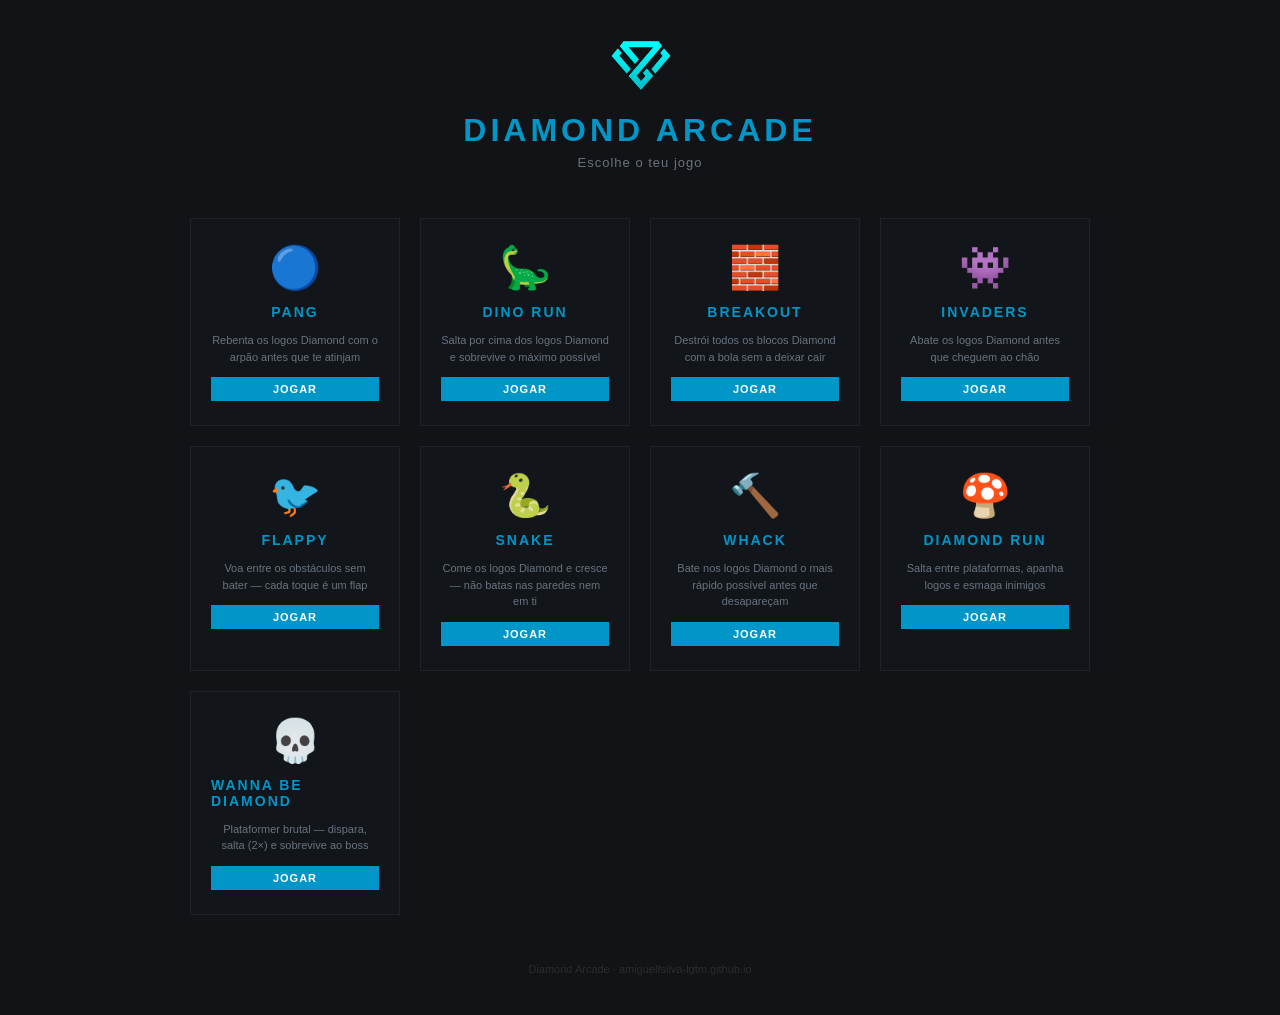
<file: index.html>
<!DOCTYPE html>
<html lang="pt">
<head>
  <meta charset="UTF-8">
  <meta name="viewport" content="width=device-width, initial-scale=1.0">
  <title>Diamond Arcade</title>
  <style>
    * { margin:0; padding:0; box-sizing:border-box; font-family:'Segoe UI',sans-serif; }
    body { background:#111316; color:#e3e5e7; min-height:100vh; display:flex; flex-direction:column; align-items:center; padding:40px 20px; }
    .hub-header { text-align:center; margin-bottom:48px; }
    .hub-logo { width:64px; margin-bottom:16px; }
    .hub-title { color:#0096c7; font-size:32px; font-weight:700; letter-spacing:4px; }
    .hub-sub { color:#69737e; font-size:13px; margin-top:6px; letter-spacing:1px; }
    .games-grid { display:grid; grid-template-columns:repeat(auto-fill,minmax(200px,1fr)); gap:20px; width:100%; max-width:900px; }
    .game-card { background:#12151a; border:1px solid #1e2228; padding:24px 20px; display:flex; flex-direction:column; align-items:center; gap:12px; cursor:pointer; transition:border-color .15s, transform .1s; text-decoration:none; color:inherit; }
    .game-card:hover { border-color:#0096c7; transform:translateY(-2px); }
    .game-icon { font-size:42px; }
    .game-name { color:#0096c7; font-size:14px; font-weight:700; letter-spacing:2px; }
    .game-desc { color:#69737e; font-size:11px; text-align:center; line-height:1.5; }
    .game-btn { background:#0096c7; color:#fff; border:none; padding:6px 20px; font-size:11px; font-weight:700; letter-spacing:1px; cursor:pointer; width:100%; }
    .game-btn:hover { background:#00b4e8; }
    .hub-footer { margin-top:48px; color:#2a2d30; font-size:11px; }
  </style>
</head>
<body>
  <div class="hub-header">
    <img class="hub-logo" src="assets/mainlogo.png" alt="">
    <div class="hub-title">DIAMOND ARCADE</div>
    <div class="hub-sub">Escolhe o teu jogo</div>
  </div>

  <div class="games-grid">
    <a class="game-card" href="pang/">
      <div class="game-icon">🔵</div>
      <div class="game-name">PANG</div>
      <div class="game-desc">Rebenta os logos Diamond com o arpão antes que te atinjam</div>
      <button class="game-btn">JOGAR</button>
    </a>
    <a class="game-card" href="dino/">
      <div class="game-icon">🦕</div>
      <div class="game-name">DINO RUN</div>
      <div class="game-desc">Salta por cima dos logos Diamond e sobrevive o máximo possível</div>
      <button class="game-btn">JOGAR</button>
    </a>
    <a class="game-card" href="breakout/">
      <div class="game-icon">🧱</div>
      <div class="game-name">BREAKOUT</div>
      <div class="game-desc">Destrói todos os blocos Diamond com a bola sem a deixar cair</div>
      <button class="game-btn">JOGAR</button>
    </a>
    <a class="game-card" href="invaders/">
      <div class="game-icon">👾</div>
      <div class="game-name">INVADERS</div>
      <div class="game-desc">Abate os logos Diamond antes que cheguem ao chão</div>
      <button class="game-btn">JOGAR</button>
    </a>
    <a class="game-card" href="flappy/">
      <div class="game-icon">🐦</div>
      <div class="game-name">FLAPPY</div>
      <div class="game-desc">Voa entre os obstáculos sem bater — cada toque é um flap</div>
      <button class="game-btn">JOGAR</button>
    </a>
    <a class="game-card" href="snake/">
      <div class="game-icon">🐍</div>
      <div class="game-name">SNAKE</div>
      <div class="game-desc">Come os logos Diamond e cresce — não batas nas paredes nem em ti</div>
      <button class="game-btn">JOGAR</button>
    </a>
    <a class="game-card" href="whack/">
      <div class="game-icon">🔨</div>
      <div class="game-name">WHACK</div>
      <div class="game-desc">Bate nos logos Diamond o mais rápido possível antes que desapareçam</div>
      <button class="game-btn">JOGAR</button>
    </a>
    <a class="game-card" href="mario/">
      <div class="game-icon">🍄</div>
      <div class="game-name">DIAMOND RUN</div>
      <div class="game-desc">Salta entre plataformas, apanha logos e esmaga inimigos</div>
      <button class="game-btn">JOGAR</button>
    </a>
    <a class="game-card" href="boshy/">
      <div class="game-icon">💀</div>
      <div class="game-name">WANNA BE DIAMOND</div>
      <div class="game-desc">Plataformer brutal — dispara, salta (2×) e sobrevive ao boss</div>
      <button class="game-btn">JOGAR</button>
    </a>
  </div>

  <div class="hub-footer">Diamond Arcade · amiguelfsilva-lgtm.github.io</div>
</body>
</html>
</file>
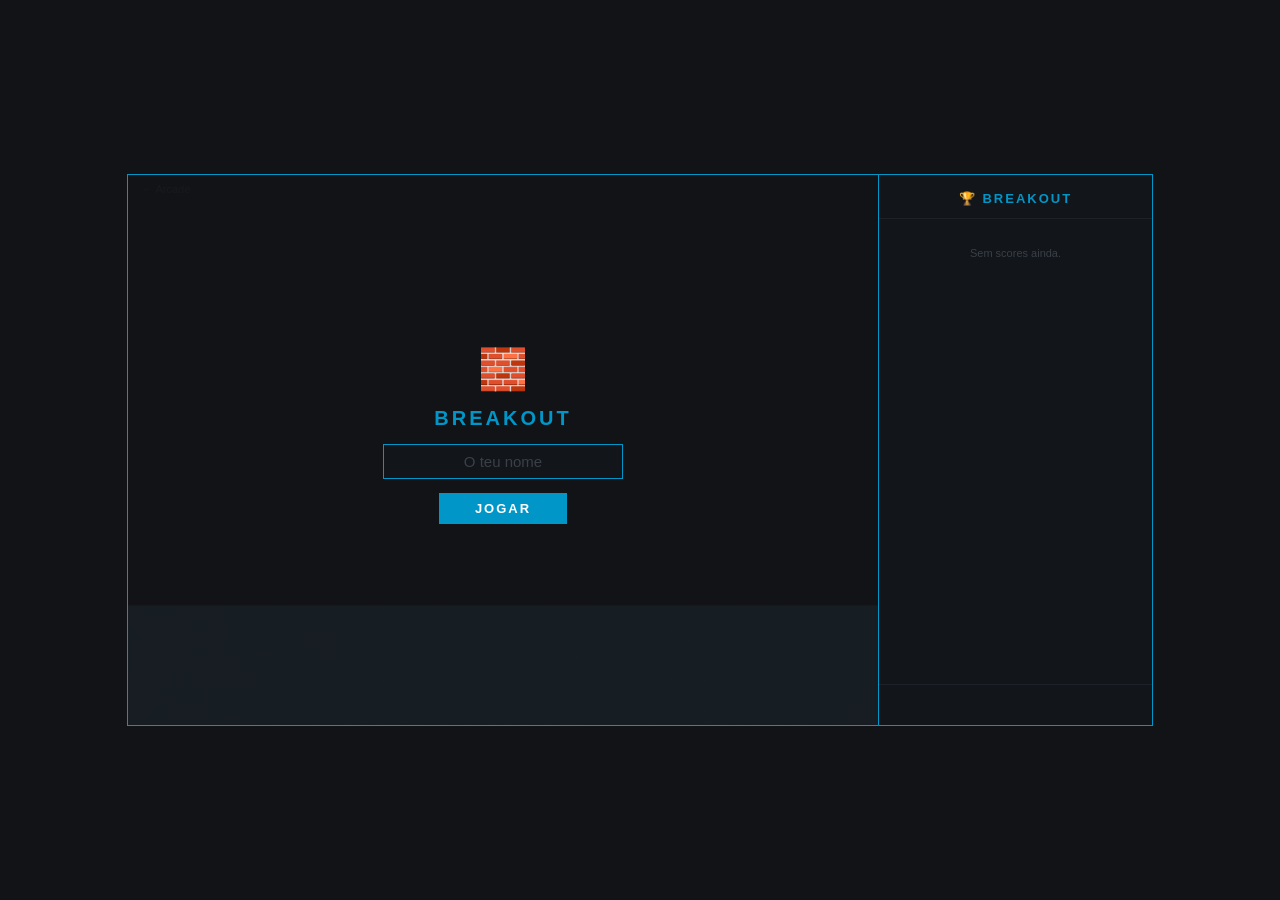
<file: breakout/index.html>
<!DOCTYPE html><html lang="pt"><head><meta charset="UTF-8"><meta name="viewport" content="width=device-width,initial-scale=1"><title>Diamond Breakout</title><link rel="stylesheet" href="../shared.css"></head>
<body><div id="page">
  <div id="game-section">
    <a id="btn-back" href="../">← Arcade</a>
    <canvas id="canvas" width="750" height="430"></canvas>
    <div id="banner"><img src="../assets/DIAMOND.gif" alt=""></div>
    <div id="username-overlay"><div id="username-box">
      <div class="ub-logo">🧱</div><div class="ub-title">BREAKOUT</div>
      <input id="username-input" maxlength="16" placeholder="O teu nome" autocomplete="off">
      <button id="username-btn">JOGAR</button><div id="username-error"></div>
    </div></div>
  </div>
  <div id="lb-section">
    <div id="lb-title">🏆 BREAKOUT</div>
    <div id="lb-list"></div>
    <div id="lb-footer"><div id="lb-player"></div></div>
  </div>
</div>
<script>const GAME_ID='breakout'</script>
<script src="../shared.js"></script><script src="game.js"></script>
</body></html>
</file>
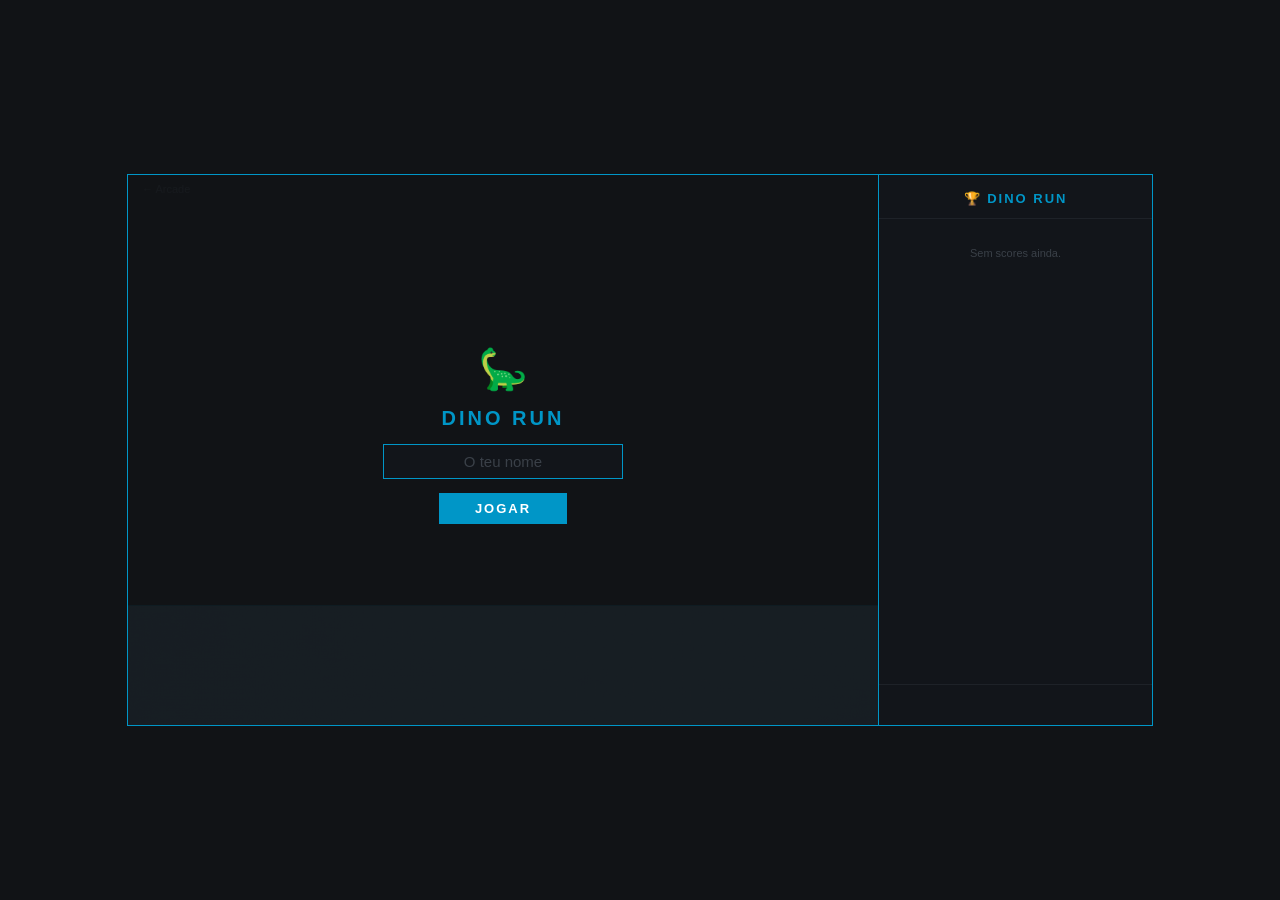
<file: dino/index.html>
<!DOCTYPE html><html lang="pt"><head><meta charset="UTF-8"><meta name="viewport" content="width=device-width,initial-scale=1"><title>Diamond Dino</title><link rel="stylesheet" href="../shared.css"></head>
<body><div id="page">
  <div id="game-section">
    <a id="btn-back" href="../">← Arcade</a>
    <canvas id="canvas" width="750" height="430"></canvas>
    <div id="banner"><img src="../assets/DIAMOND.gif" alt=""></div>
    <div id="username-overlay"><div id="username-box">
      <div class="ub-logo">🦕</div><div class="ub-title">DINO RUN</div>
      <input id="username-input" maxlength="16" placeholder="O teu nome" autocomplete="off">
      <button id="username-btn">JOGAR</button><div id="username-error"></div>
    </div></div>
  </div>
  <div id="lb-section">
    <div id="lb-title">🏆 DINO RUN</div>
    <div id="lb-list"></div>
    <div id="lb-footer"><div id="lb-player"></div></div>
  </div>
</div>
<script>const GAME_ID='dino'</script>
<script src="../shared.js"></script><script src="game.js"></script>
</body></html>
</file>
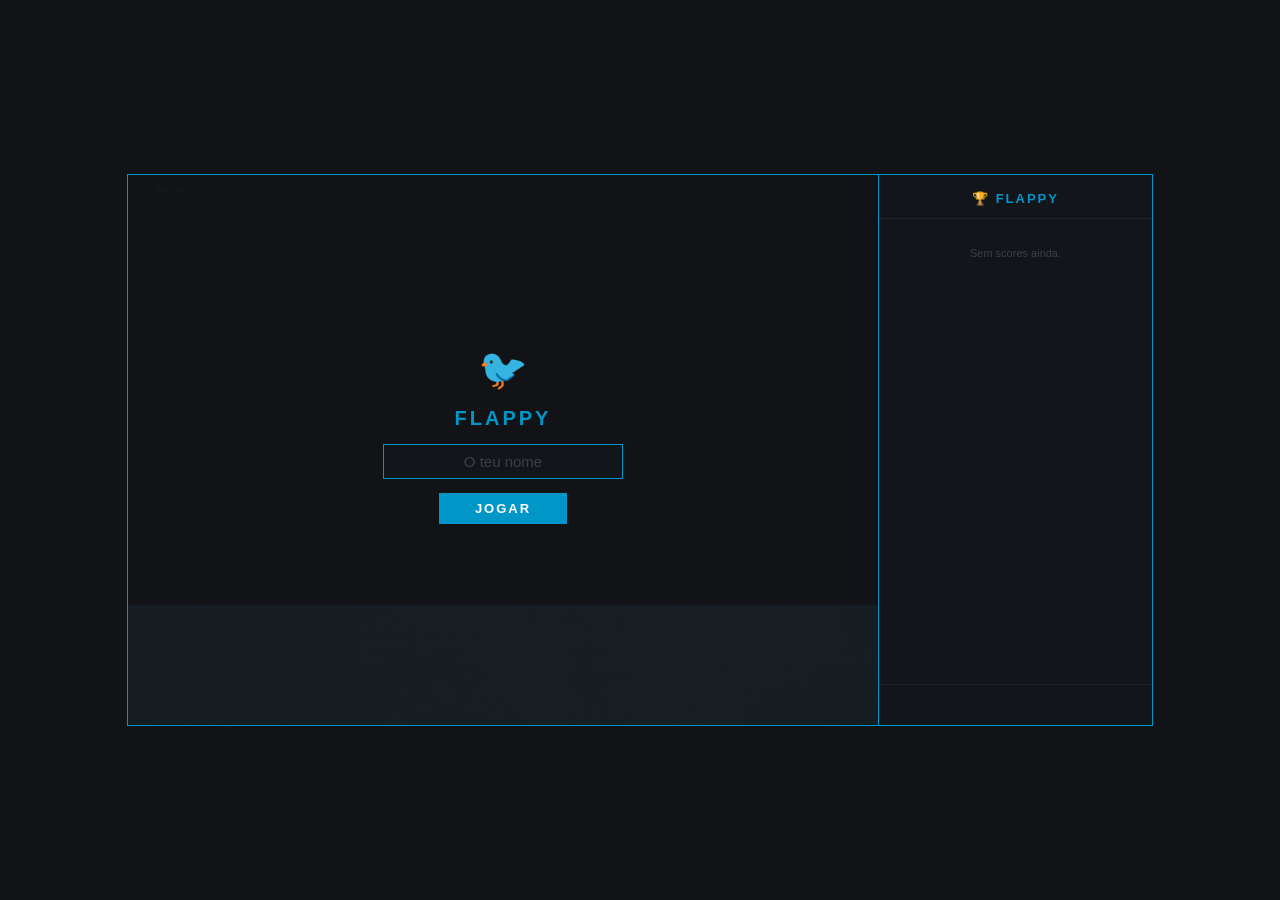
<file: flappy/index.html>
<!DOCTYPE html><html lang="pt"><head><meta charset="UTF-8"><meta name="viewport" content="width=device-width,initial-scale=1"><title>Diamond Flappy</title><link rel="stylesheet" href="../shared.css"></head>
<body><div id="page">
  <div id="game-section">
    <a id="btn-back" href="../">← Arcade</a>
    <canvas id="canvas" width="750" height="430"></canvas>
    <div id="banner"><img src="../assets/DIAMOND.gif" alt=""></div>
    <div id="username-overlay"><div id="username-box">
      <div class="ub-logo">🐦</div><div class="ub-title">FLAPPY</div>
      <input id="username-input" maxlength="16" placeholder="O teu nome" autocomplete="off">
      <button id="username-btn">JOGAR</button><div id="username-error"></div>
    </div></div>
  </div>
  <div id="lb-section">
    <div id="lb-title">🏆 FLAPPY</div>
    <div id="lb-list"></div>
    <div id="lb-footer"><div id="lb-player"></div></div>
  </div>
</div>
<script>const GAME_ID='flappy'</script>
<script src="../shared.js"></script><script src="game.js"></script>
</body></html>
</file>
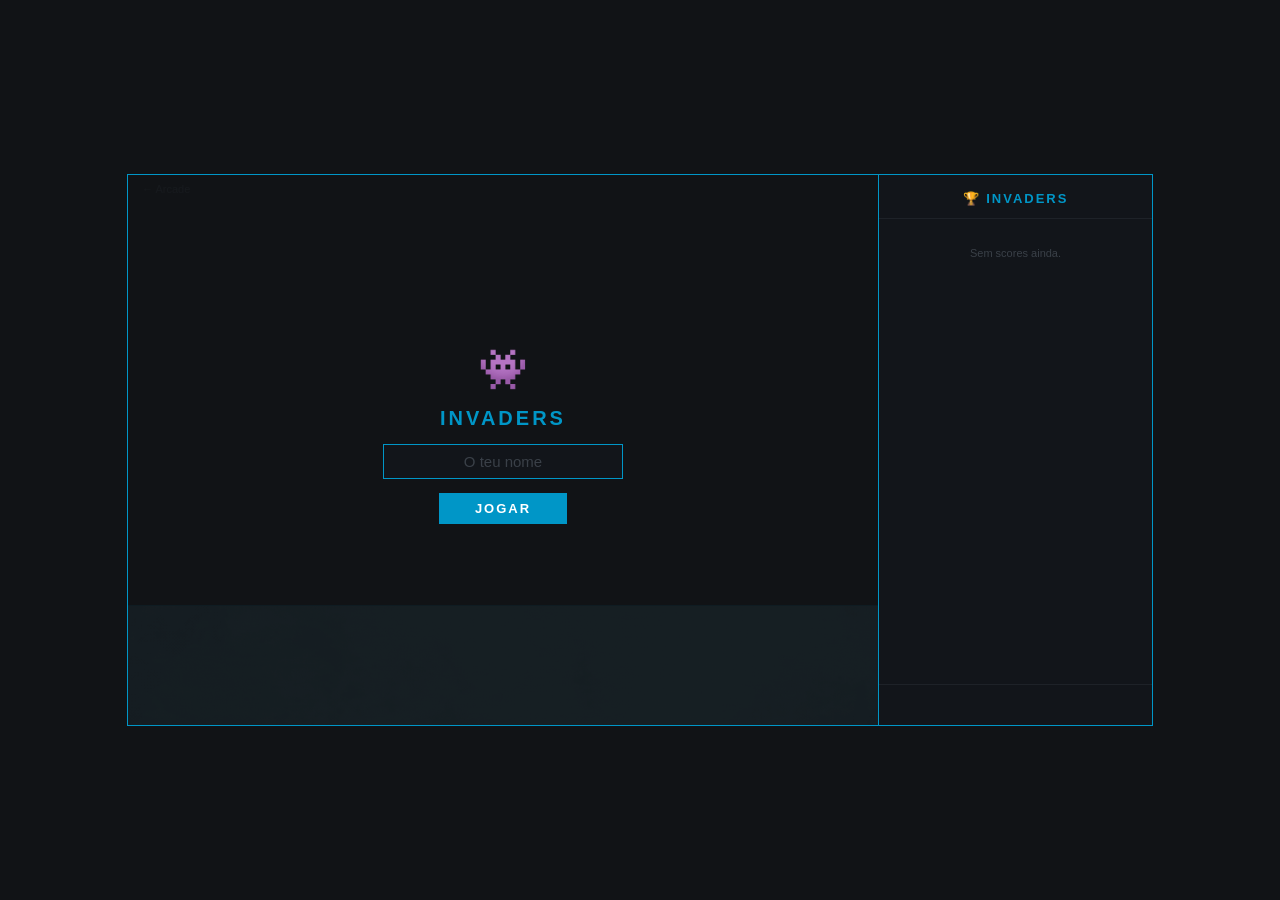
<file: invaders/index.html>
<!DOCTYPE html><html lang="pt"><head><meta charset="UTF-8"><meta name="viewport" content="width=device-width,initial-scale=1"><title>Diamond Invaders</title><link rel="stylesheet" href="../shared.css"></head>
<body><div id="page">
  <div id="game-section">
    <a id="btn-back" href="../">← Arcade</a>
    <canvas id="canvas" width="750" height="430"></canvas>
    <div id="banner"><img src="../assets/DIAMOND.gif" alt=""></div>
    <div id="username-overlay"><div id="username-box">
      <div class="ub-logo">👾</div><div class="ub-title">INVADERS</div>
      <input id="username-input" maxlength="16" placeholder="O teu nome" autocomplete="off">
      <button id="username-btn">JOGAR</button><div id="username-error"></div>
    </div></div>
  </div>
  <div id="lb-section">
    <div id="lb-title">🏆 INVADERS</div>
    <div id="lb-list"></div>
    <div id="lb-footer"><div id="lb-player"></div></div>
  </div>
</div>
<script>const GAME_ID='invaders'</script>
<script src="../shared.js"></script><script src="game.js"></script>
</body></html>
</file>
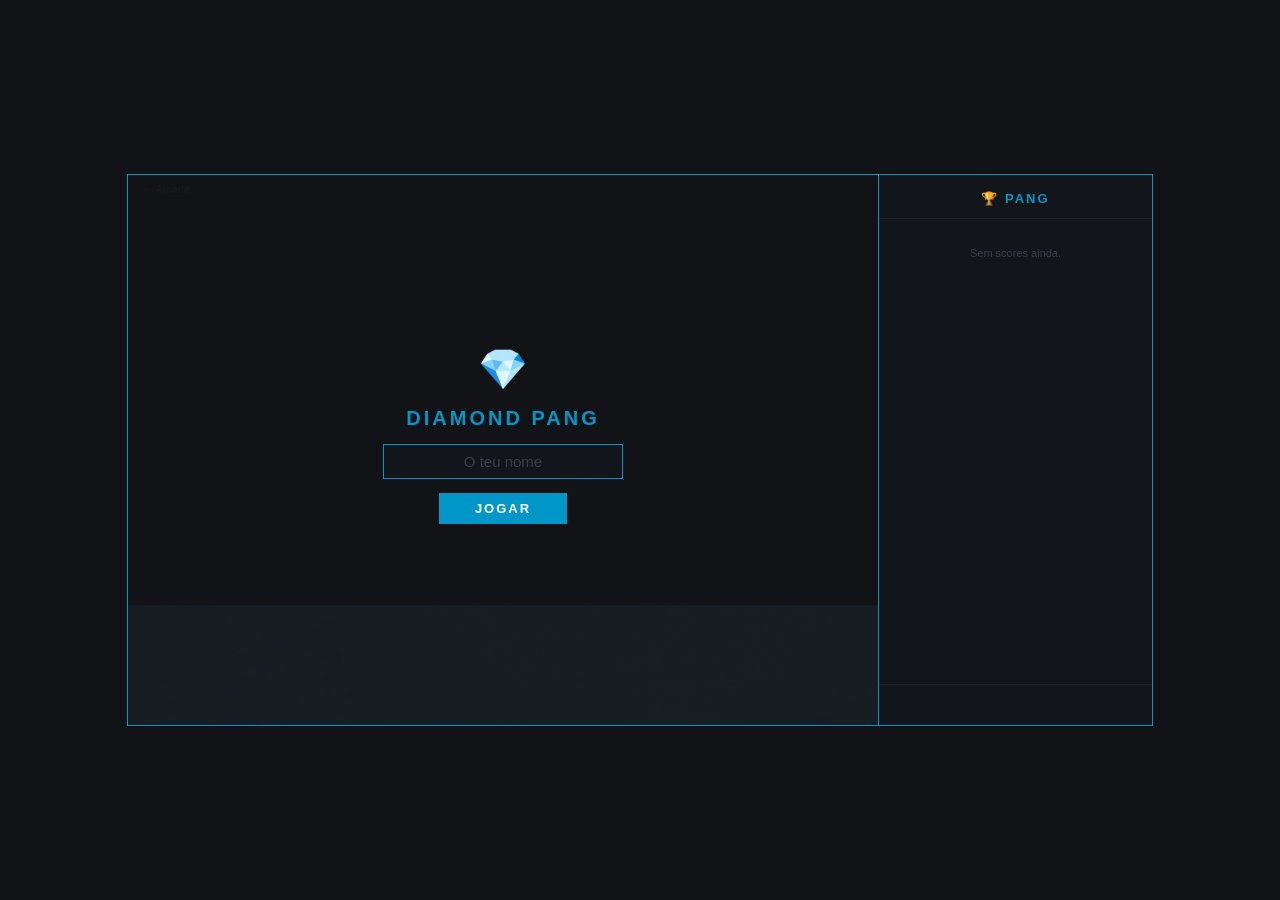
<file: pang/index.html>
<!DOCTYPE html><html lang="pt"><head><meta charset="UTF-8"><meta name="viewport" content="width=device-width,initial-scale=1"><title>Diamond PANG</title><link rel="stylesheet" href="../shared.css"></head>
<body><div id="page">
  <div id="game-section">
    <a id="btn-back" href="../">← Arcade</a>
    <canvas id="canvas" width="750" height="430"></canvas>
    <div id="banner"><img src="../assets/DIAMOND.gif" alt=""></div>
    <div id="username-overlay"><div id="username-box">
      <div class="ub-logo">💎</div><div class="ub-title">DIAMOND PANG</div>
      <input id="username-input" maxlength="16" placeholder="O teu nome" autocomplete="off">
      <button id="username-btn">JOGAR</button><div id="username-error"></div>
    </div></div>
  </div>
  <div id="lb-section">
    <div id="lb-title">🏆 PANG</div>
    <div id="lb-list"></div>
    <div id="lb-footer"><div id="lb-player"></div></div>
  </div>
</div>
<script>const GAME_ID='pang'</script>
<script src="../shared.js"></script>
<script src="game.js"></script>
</body></html>
</file>
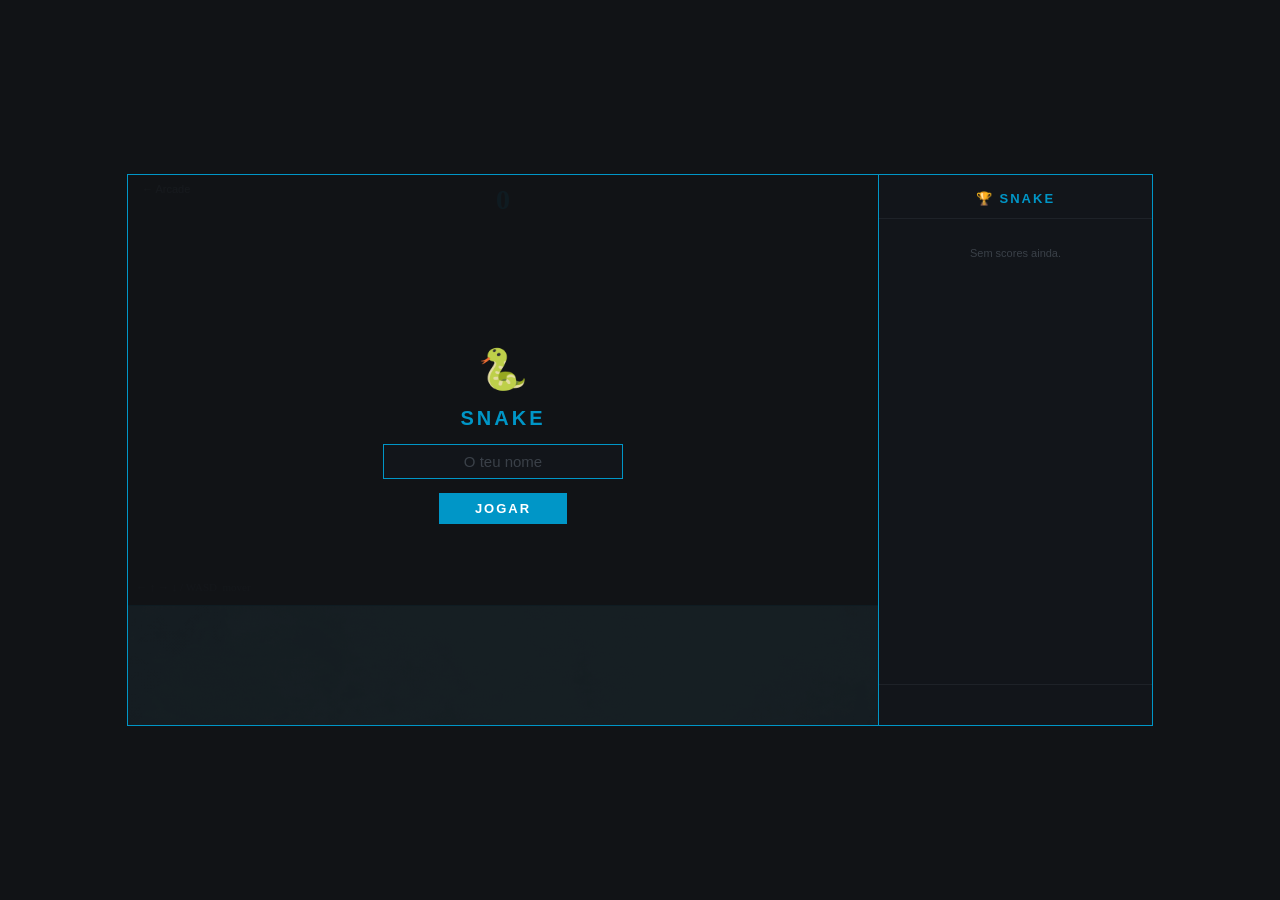
<file: snake/index.html>
<!DOCTYPE html><html lang="pt"><head><meta charset="UTF-8"><meta name="viewport" content="width=device-width,initial-scale=1"><title>Diamond Snake</title><link rel="stylesheet" href="../shared.css"></head>
<body><div id="page">
  <div id="game-section">
    <a id="btn-back" href="../">← Arcade</a>
    <canvas id="canvas" width="750" height="430"></canvas>
    <div id="banner"><img src="../assets/DIAMOND.gif" alt=""></div>
    <div id="username-overlay"><div id="username-box">
      <div class="ub-logo">🐍</div><div class="ub-title">SNAKE</div>
      <input id="username-input" maxlength="16" placeholder="O teu nome" autocomplete="off">
      <button id="username-btn">JOGAR</button><div id="username-error"></div>
    </div></div>
  </div>
  <div id="lb-section">
    <div id="lb-title">🏆 SNAKE</div>
    <div id="lb-list"></div>
    <div id="lb-footer"><div id="lb-player"></div></div>
  </div>
</div>
<script>const GAME_ID='snake'</script>
<script src="../shared.js"></script><script src="game.js"></script>
</body></html>
</file>
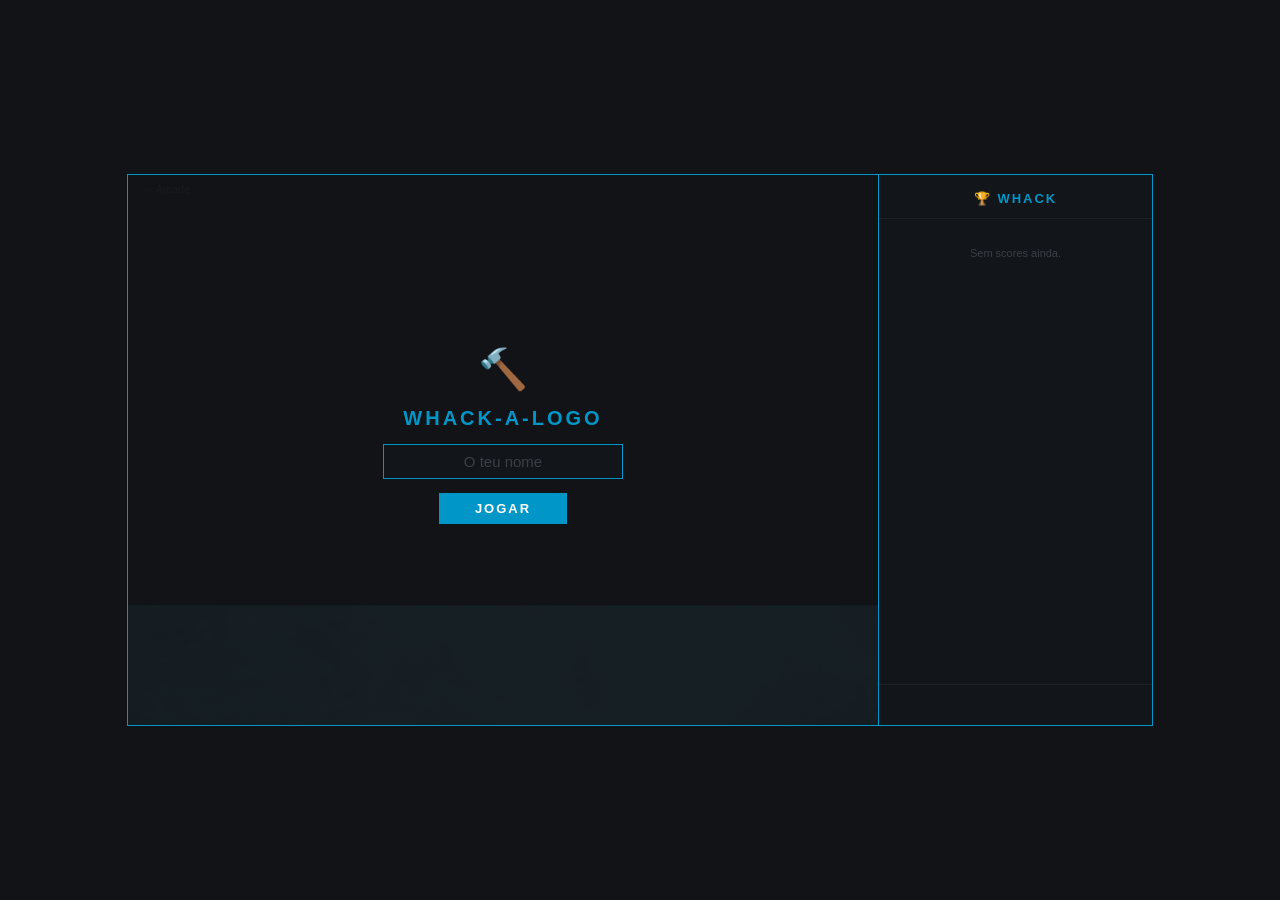
<file: whack/index.html>
<!DOCTYPE html><html lang="pt"><head><meta charset="UTF-8"><meta name="viewport" content="width=device-width,initial-scale=1"><title>Diamond Whack</title><link rel="stylesheet" href="../shared.css"></head>
<body><div id="page">
  <div id="game-section">
    <a id="btn-back" href="../">← Arcade</a>
    <canvas id="canvas" width="750" height="430"></canvas>
    <div id="banner"><img src="../assets/DIAMOND.gif" alt=""></div>
    <div id="username-overlay"><div id="username-box">
      <div class="ub-logo">🔨</div><div class="ub-title">WHACK-A-LOGO</div>
      <input id="username-input" maxlength="16" placeholder="O teu nome" autocomplete="off">
      <button id="username-btn">JOGAR</button><div id="username-error"></div>
    </div></div>
  </div>
  <div id="lb-section">
    <div id="lb-title">🏆 WHACK</div>
    <div id="lb-list"></div>
    <div id="lb-footer"><div id="lb-player"></div></div>
  </div>
</div>
<script>const GAME_ID='whack'</script>
<script src="../shared.js"></script><script src="game.js"></script>
</body></html>
</file>
<file: shared.css>
* { margin:0; padding:0; box-sizing:border-box; font-family:'Segoe UI',sans-serif; user-select:none; }

body { background:#111316; display:flex; justify-content:center; align-items:center; min-height:100vh; overflow:hidden; }

#page { display:flex; width:1024px; height:550px; outline:1px solid #0096c7; position:relative; }

/* ── Game section ── */
#game-section { position:relative; width:750px; flex-shrink:0; }
#canvas { display:block; background:#1a1d20; }
#banner { height:120px; overflow:hidden; border-top:1px solid #0096c7; }
#banner img { width:100%; height:100%; object-fit:cover; }

/* ── Leaderboard ── */
#lb-section { width:274px; background:#12151a; border-left:1px solid #0096c7; display:flex; flex-direction:column; }
#lb-title { color:#0096c7; font-size:13px; font-weight:700; letter-spacing:2px; text-align:center; padding:16px 0 12px; border-bottom:1px solid #1e2228; }
#lb-list { flex:1; overflow-y:auto; padding:8px 0; }
.lb-empty { color:#3a4048; font-size:11px; text-align:center; padding:20px; }
.lb-row { display:flex; align-items:center; padding:7px 16px; gap:10px; border-bottom:1px solid #1a1d20; }
.lb-row.hl { background:#0d1f2d; }
.lb-pos { color:#3a4048; font-size:11px; width:18px; text-align:right; flex-shrink:0; }
.lb-pos.gold { color:#f5c518; } .lb-pos.silver { color:#a8a9ad; } .lb-pos.bronze { color:#cd7f32; }
.lb-name { color:#e3e5e7; font-size:12px; flex:1; overflow:hidden; text-overflow:ellipsis; white-space:nowrap; }
.lb-score { color:#0096c7; font-size:12px; font-weight:700; flex-shrink:0; }
#lb-footer { border-top:1px solid #1e2228; padding:12px 16px; }
#lb-player { color:#69737e; font-size:11px; text-align:center; min-height:16px; }

/* ── Username overlay ── */
#username-overlay { position:absolute; inset:0; background:rgba(17,19,22,0.93); display:flex; align-items:center; justify-content:center; z-index:10; }
#username-overlay.hidden { display:none; }
#username-box { display:flex; flex-direction:column; align-items:center; gap:14px; }
.ub-logo { font-size:40px; }
.ub-title { color:#0096c7; font-size:20px; font-weight:700; letter-spacing:3px; }
#username-input { background:#12151a; border:1px solid #0096c7; color:#e3e5e7; font-size:15px; padding:8px 16px; width:240px; text-align:center; outline:none; }
#username-input::placeholder { color:#3a4048; }
#username-btn { background:#0096c7; border:none; color:#fff; font-size:13px; font-weight:700; letter-spacing:2px; padding:8px 36px; cursor:pointer; }
#username-btn:hover { background:#00b4e8; }
#username-error { color:#ff4d4d; font-size:11px; min-height:16px; }

/* ── Back button ── */
#btn-back { position:absolute; top:6px; left:8px; background:transparent; border:none; color:#69737e; font-size:11px; cursor:pointer; z-index:10; padding:2px 6px; text-decoration:none; }
#btn-back:hover { color:#0096c7; }
</file>
